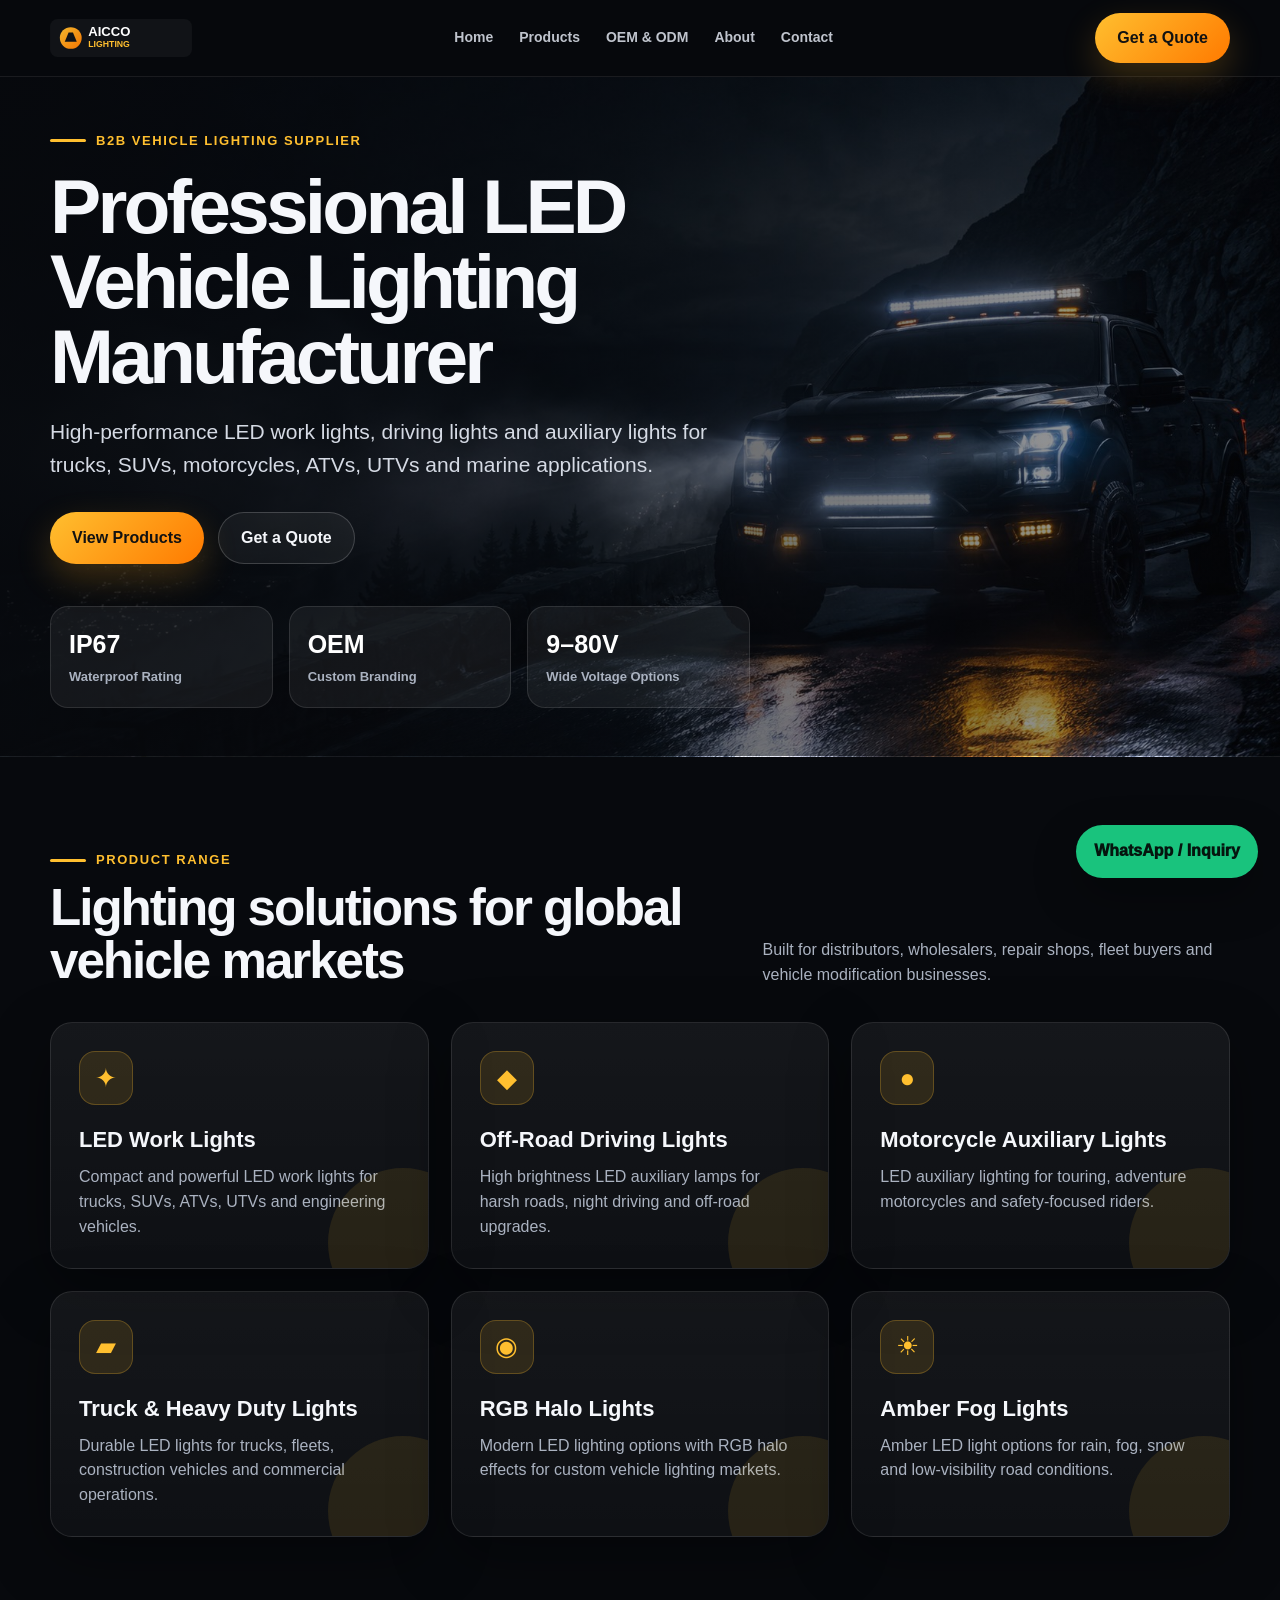
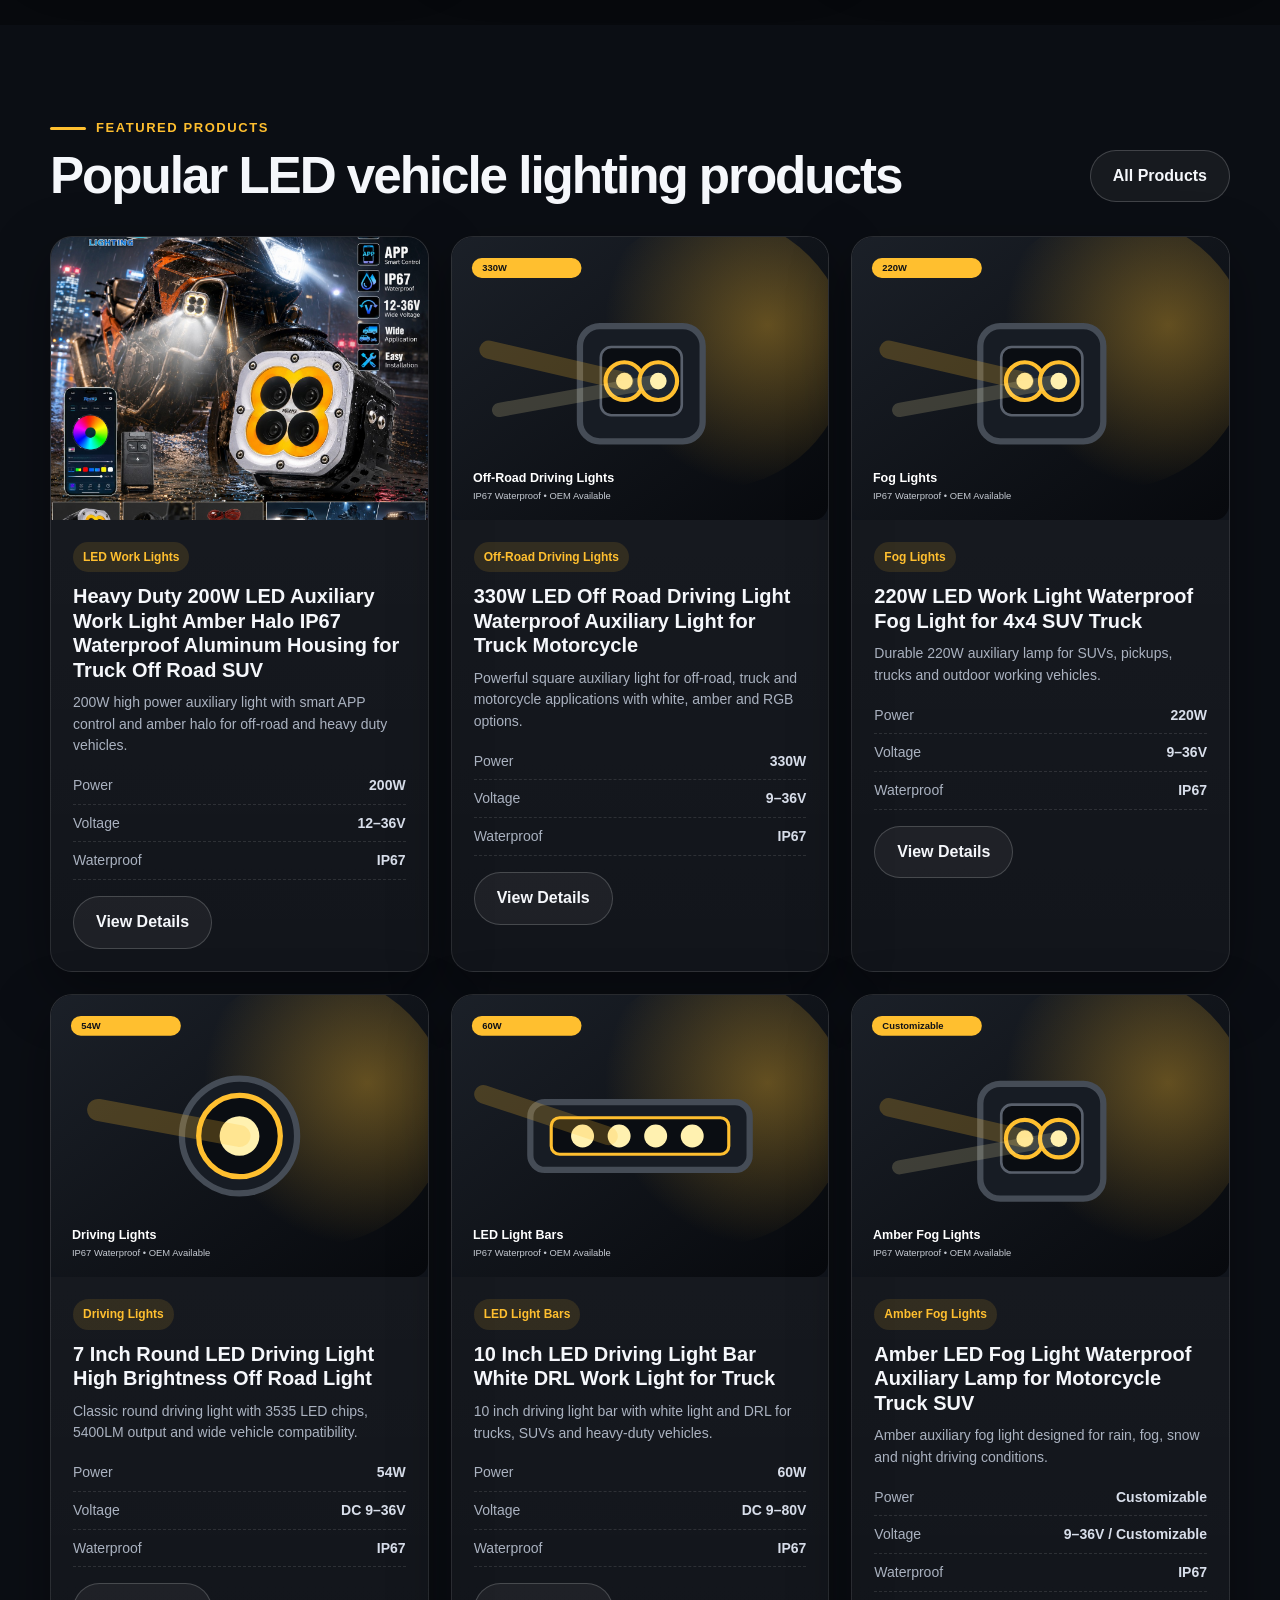
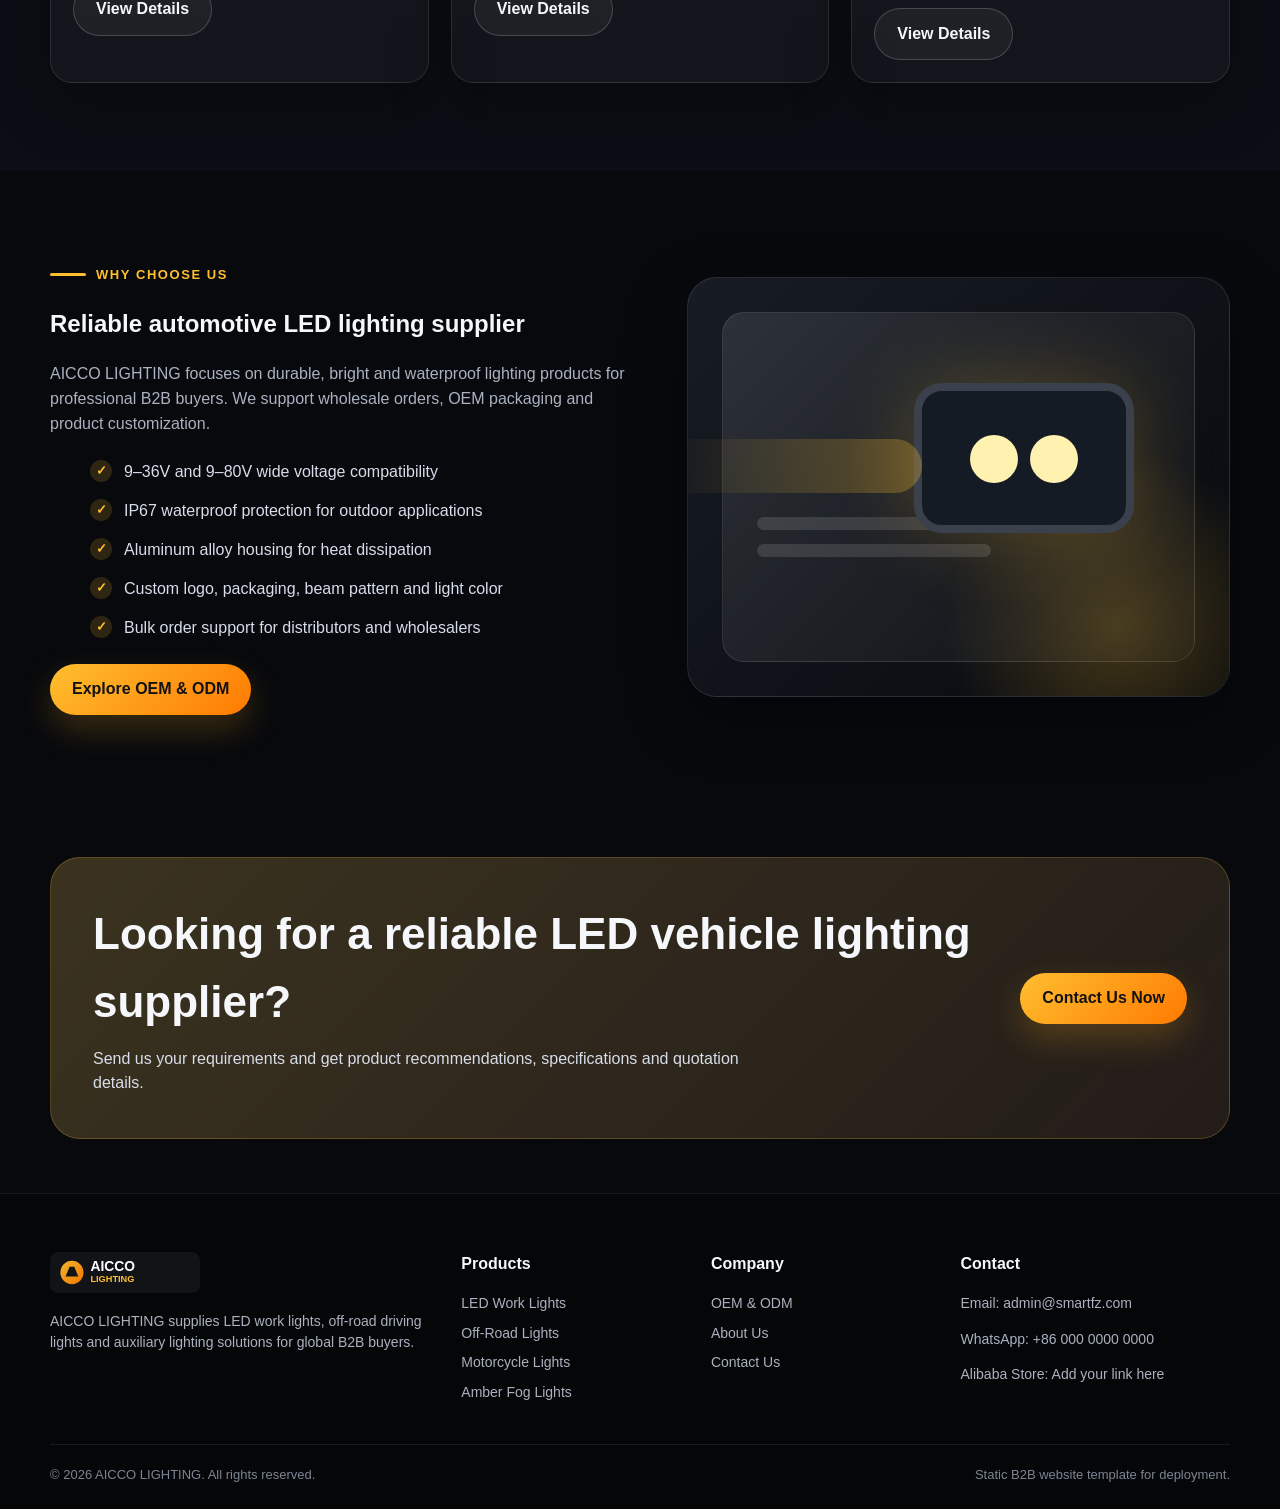
<file: index.html>
<!doctype html>
<html lang="en">
<head>
  <meta charset="utf-8">
  <meta name="viewport" content="width=device-width, initial-scale=1">
  <title>Wholesale LED Work Lights & Off-Road Driving Lights Manufacturer | AICCO LIGHTING</title>
  <meta name="description" content="Professional B2B LED vehicle lighting supplier specializing in wholesale LED work lights, off-road driving lights, and motorcycle auxiliary lamps. High-performance OEM/ODM solutions for global distributors and wholesalers.">
  <link rel="icon" href="assets/images/logo.svg" type="image/svg+xml">
  <link rel="stylesheet" href="assets/css/styles.css">
  <script type="application/ld+json">
  {
    "@context": "https://schema.org",
    "@type": "Organization",
    "name": "AICCO LIGHTING",
    "url": "https://zhangfuan.github.io/aicco-lighting-static-site/",
    "logo": "https://zhangfuan.github.io/aicco-lighting-static-site/assets/images/logo.svg",
    "description": "AICCO LIGHTING is a professional manufacturer of LED vehicle lighting solutions, specializing in LED work lights, off-road driving lights, and auxiliary lighting for B2B global markets.",
    "address": {
      "@type": "PostalAddress",
      "addressCountry": "CN"
    },
    "contactPoint": {
      "@type": "ContactPoint",
      "contactType": "sales",
      "email": "admin@smartfz.com"
    }
  }
  </script>
</head>
<body>
<header class="topbar">
  <div class="container nav" id="nav">
    <a class="brand" href="index.html" aria-label="AICCO LIGHTING Home"><img src="assets/images/logo.svg" alt="AICCO LIGHTING logo"></a>
    <nav class="nav-links" aria-label="Main navigation">
      <a href="index.html">Home</a>
      <a href="products.html">Products</a>
      <a href="oem.html">OEM & ODM</a>
      <a href="about.html">About</a>
      <a href="contact.html">Contact</a>
    </nav>
    <div class="nav-actions"><a class="btn btn-primary" href="contact.html">Get a Quote</a></div>
    <button class="menu-btn" id="menu-btn" aria-label="Open menu">Menu</button>
  </div>
</header>
<main>
  <section class="hero">
    <div class="container">
      <span class="eyebrow">B2B Vehicle Lighting Supplier</span>
      <h1>Professional LED Vehicle Lighting Manufacturer</h1>
      <p>High-performance LED work lights, driving lights and auxiliary lights for trucks, SUVs, motorcycles, ATVs, UTVs and marine applications.</p>
      <div class="hero-buttons"><a class="btn btn-primary" href="products.html">View Products</a><a class="btn btn-ghost" href="contact.html">Get a Quote</a></div>
      <div class="hero-stats"><div class="stat"><strong>IP67</strong><span>Waterproof Rating</span></div><div class="stat"><strong>OEM</strong><span>Custom Branding</span></div><div class="stat"><strong>9–80V</strong><span>Wide Voltage Options</span></div></div>
    </div>
  </section>
  <section class="section">
    <div class="container">
      <div class="section-head"><div><span class="eyebrow">Product Range</span><h2>Lighting solutions for global vehicle markets</h2></div><p>Built for distributors, wholesalers, repair shops, fleet buyers and vehicle modification businesses.</p></div>
      <div class="grid grid-3">
        <div class="card category-card"><div class="icon">✦</div><h3>LED Work Lights</h3><p>Compact and powerful LED work lights for trucks, SUVs, ATVs, UTVs and engineering vehicles.</p></div>
        <div class="card category-card"><div class="icon">◆</div><h3>Off-Road Driving Lights</h3><p>High brightness LED auxiliary lamps for harsh roads, night driving and off-road upgrades.</p></div>
        <div class="card category-card"><div class="icon">●</div><h3>Motorcycle Auxiliary Lights</h3><p>LED auxiliary lighting for touring, adventure motorcycles and safety-focused riders.</p></div>
        <div class="card category-card"><div class="icon">▰</div><h3>Truck & Heavy Duty Lights</h3><p>Durable LED lights for trucks, fleets, construction vehicles and commercial operations.</p></div>
        <div class="card category-card"><div class="icon">◉</div><h3>RGB Halo Lights</h3><p>Modern LED lighting options with RGB halo effects for custom vehicle lighting markets.</p></div>
        <div class="card category-card"><div class="icon">☀</div><h3>Amber Fog Lights</h3><p>Amber LED light options for rain, fog, snow and low-visibility road conditions.</p></div>
      </div>
    </div>
  </section>
  <section class="section" style="background:#0b0e14">
    <div class="container">
      <div class="section-head"><div><span class="eyebrow">Featured Products</span><h2>Popular LED vehicle lighting products</h2></div><a class="btn btn-ghost" href="products.html">All Products</a></div>
      <div class="grid grid-3" id="featured-products"></div>
    </div>
  </section>
  <section class="section">
    <div class="container split">
      <div>
        <span class="eyebrow">Why Choose Us</span>
        <h2>Reliable automotive LED lighting supplier</h2>
        <p class="muted">AICCO LIGHTING focuses on durable, bright and waterproof lighting products for professional B2B buyers. We support wholesale orders, OEM packaging and product customization.</p>
        <ul class="list-check"><li>9–36V and 9–80V wide voltage compatibility</li><li>IP67 waterproof protection for outdoor applications</li><li>Aluminum alloy housing for heat dissipation</li><li>Custom logo, packaging, beam pattern and light color</li><li>Bulk order support for distributors and wholesalers</li></ul>
        <a class="btn btn-primary" href="oem.html">Explore OEM & ODM</a>
      </div>
      <div class="media-panel"><div class="fake-photo"><div class="fake-lamp"><i></i><i></i></div><div class="fake-lines"><i></i><i></i></div></div></div>
    </div>
  </section>
  <section class="section-sm">
    <div class="container"><div class="banner"><div><h2>Looking for a reliable LED vehicle lighting supplier?</h2><p>Send us your requirements and get product recommendations, specifications and quotation details.</p></div><a class="btn btn-primary" href="contact.html">Contact Us Now</a></div></div>
  </section>
</main>
<footer class="footer">
  <div class="container">
    <div class="footer-grid">
      <div>
        <img src="assets/images/logo.svg" alt="AICCO LIGHTING" style="width:150px;margin-bottom:18px">
        <p>AICCO LIGHTING supplies LED work lights, off-road driving lights and auxiliary lighting solutions for global B2B buyers.</p>
      </div>
      <div><h4>Products</h4><a href="products.html">LED Work Lights</a><a href="products.html">Off-Road Lights</a><a href="products.html">Motorcycle Lights</a><a href="products.html">Amber Fog Lights</a></div>
      <div><h4>Company</h4><a href="oem.html">OEM & ODM</a><a href="about.html">About Us</a><a href="contact.html">Contact Us</a></div>
       <div><h4>Contact</h4><p>Email: admin@smartfz.com</p><p>WhatsApp: +86 000 0000 0000</p><p>Alibaba Store: Add your link here</p></div>
    </div>
    <div class="footer-bottom"><span>© <span id="year"></span> AICCO LIGHTING. All rights reserved.</span><span>Static B2B website template for deployment.</span></div>
  </div>
</footer>
<a class="float-wa" href="contact.html">WhatsApp / Inquiry</a>
<script src="assets/js/main.js"></script>
</body>
</html>
</file>
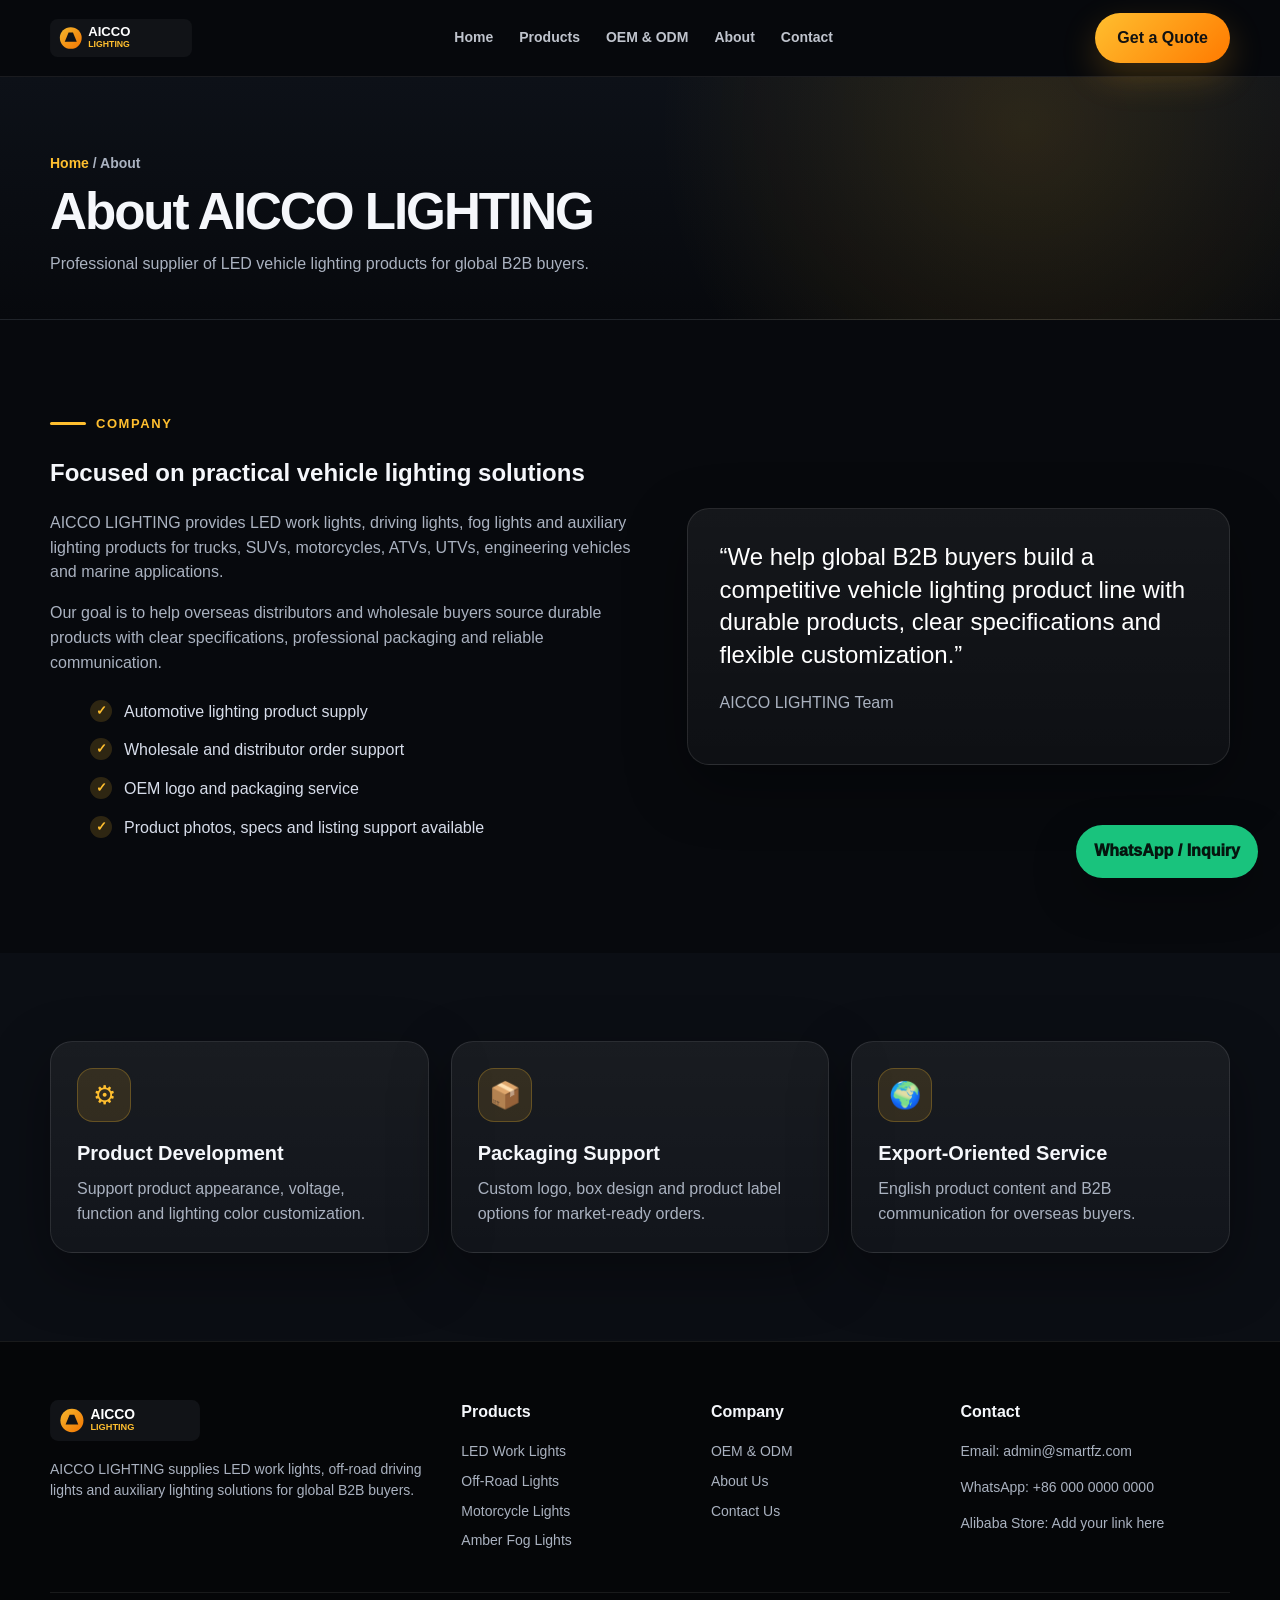
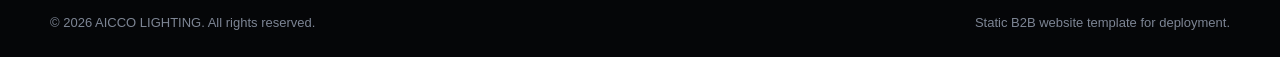
<file: about.html>
<!doctype html>
<html lang="en">
<head>
  <meta charset="utf-8">
  <meta name="viewport" content="width=device-width, initial-scale=1">
  <title>About Us | AICCO LIGHTING</title>
  <meta name="description" content="Learn about AICCO LIGHTING, a B2B automotive LED lighting supplier for global buyers.">
  <link rel="icon" href="assets/images/logo.svg" type="image/svg+xml">
  <link rel="stylesheet" href="assets/css/styles.css">
</head>
<body>
<header class="topbar">
  <div class="container nav" id="nav">
    <a class="brand" href="index.html" aria-label="AICCO LIGHTING Home"><img src="assets/images/logo.svg" alt="AICCO LIGHTING logo"></a>
    <nav class="nav-links" aria-label="Main navigation">
      <a href="index.html">Home</a>
      <a href="products.html">Products</a>
      <a href="oem.html">OEM & ODM</a>
      <a href="about.html">About</a>
      <a href="contact.html">Contact</a>
    </nav>
    <div class="nav-actions"><a class="btn btn-primary" href="contact.html">Get a Quote</a></div>
    <button class="menu-btn" id="menu-btn" aria-label="Open menu">Menu</button>
  </div>
</header>
<main>
  <section class="page-hero"><div class="container page-title"><div class="breadcrumb"><a href="index.html">Home</a> / About</div><h1>About AICCO LIGHTING</h1><p>Professional supplier of LED vehicle lighting products for global B2B buyers.</p></div></section>
  <section class="section"><div class="container split"><div><span class="eyebrow">Company</span><h2>Focused on practical vehicle lighting solutions</h2><p class="muted">AICCO LIGHTING provides LED work lights, driving lights, fog lights and auxiliary lighting products for trucks, SUVs, motorcycles, ATVs, UTVs, engineering vehicles and marine applications.</p><p class="muted">Our goal is to help overseas distributors and wholesale buyers source durable products with clear specifications, professional packaging and reliable communication.</p><ul class="list-check"><li>Automotive lighting product supply</li><li>Wholesale and distributor order support</li><li>OEM logo and packaging service</li><li>Product photos, specs and listing support available</li></ul></div><div class="card" style="padding:32px"><p class="quote">“We help global B2B buyers build a competitive vehicle lighting product line with durable products, clear specifications and flexible customization.”</p><p class="muted" style="margin-top:20px">AICCO LIGHTING Team</p></div></div></section>
  <section class="section" style="background:#0b0e14"><div class="container"><div class="grid grid-3"><div class="feature card"><div class="icon">⚙</div><h3>Product Development</h3><p>Support product appearance, voltage, function and lighting color customization.</p></div><div class="feature card"><div class="icon">📦</div><h3>Packaging Support</h3><p>Custom logo, box design and product label options for market-ready orders.</p></div><div class="feature card"><div class="icon">🌍</div><h3>Export-Oriented Service</h3><p>English product content and B2B communication for overseas buyers.</p></div></div></div></section>
</main>
<footer class="footer">
  <div class="container">
    <div class="footer-grid">
      <div>
        <img src="assets/images/logo.svg" alt="AICCO LIGHTING" style="width:150px;margin-bottom:18px">
        <p>AICCO LIGHTING supplies LED work lights, off-road driving lights and auxiliary lighting solutions for global B2B buyers.</p>
      </div>
      <div><h4>Products</h4><a href="products.html">LED Work Lights</a><a href="products.html">Off-Road Lights</a><a href="products.html">Motorcycle Lights</a><a href="products.html">Amber Fog Lights</a></div>
      <div><h4>Company</h4><a href="oem.html">OEM & ODM</a><a href="about.html">About Us</a><a href="contact.html">Contact Us</a></div>
       <div><h4>Contact</h4><p>Email: admin@smartfz.com</p><p>WhatsApp: +86 000 0000 0000</p><p>Alibaba Store: Add your link here</p></div>
    </div>
    <div class="footer-bottom"><span>© <span id="year"></span> AICCO LIGHTING. All rights reserved.</span><span>Static B2B website template for deployment.</span></div>
  </div>
</footer>
<a class="float-wa" href="contact.html">WhatsApp / Inquiry</a>
<script src="assets/js/main.js"></script>
</body>
</html>
</file>
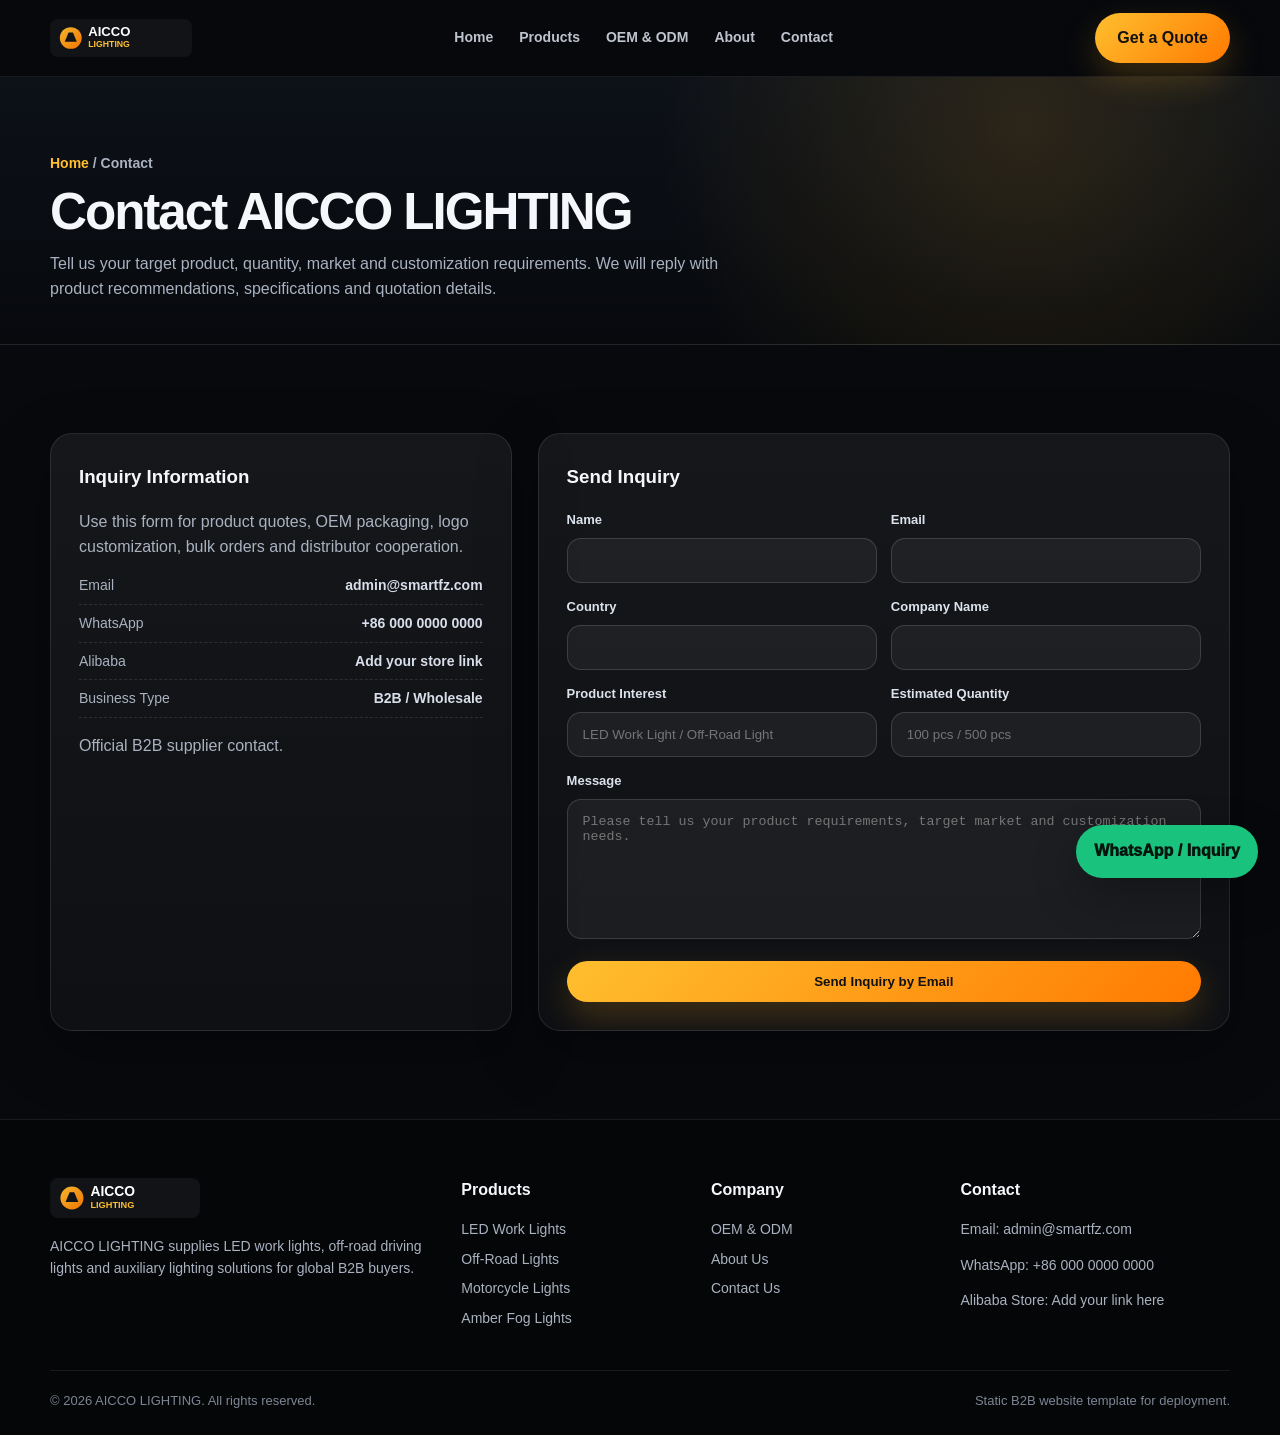
<file: contact.html>
<!doctype html>
<html lang="en">
<head>
  <meta charset="utf-8">
  <meta name="viewport" content="width=device-width, initial-scale=1">
  <title>Contact Us | AICCO LIGHTING</title>
  <meta name="description" content="Contact AICCO LIGHTING for LED vehicle lighting quotes, OEM customization and wholesale cooperation.">
  <link rel="icon" href="assets/images/logo.svg" type="image/svg+xml">
  <link rel="stylesheet" href="assets/css/styles.css">
</head>
<body>
<header class="topbar">
  <div class="container nav" id="nav">
    <a class="brand" href="index.html" aria-label="AICCO LIGHTING Home"><img src="assets/images/logo.svg" alt="AICCO LIGHTING logo"></a>
    <nav class="nav-links" aria-label="Main navigation">
      <a href="index.html">Home</a>
      <a href="products.html">Products</a>
      <a href="oem.html">OEM & ODM</a>
      <a href="about.html">About</a>
      <a href="contact.html">Contact</a>
    </nav>
    <div class="nav-actions"><a class="btn btn-primary" href="contact.html">Get a Quote</a></div>
    <button class="menu-btn" id="menu-btn" aria-label="Open menu">Menu</button>
  </div>
</header>
<main>
  <section class="page-hero"><div class="container page-title"><div class="breadcrumb"><a href="index.html">Home</a> / Contact</div><h1>Contact AICCO LIGHTING</h1><p>Tell us your target product, quantity, market and customization requirements. We will reply with product recommendations, specifications and quotation details.</p></div></section>
  <section class="section"><div class="container contact-grid"><div class="card contact-box"><h3>Inquiry Information</h3><p>Use this form for product quotes, OEM packaging, logo customization, bulk orders and distributor cooperation.</p><div class="spec-list"><div><span>Email</span><strong>admin@smartfz.com</strong></div><div><span>WhatsApp</span><strong>+86 000 0000 0000</strong></div><div><span>Alibaba</span><strong>Add your store link</strong></div><div><span>Business Type</span><strong>B2B / Wholesale</strong></div></div>
<p class="muted">Official B2B supplier contact.</p></div><div class="card contact-box"><h3>Send Inquiry</h3><form class="form" id="contact-form" data-email="admin@smartfz.com"><div class="form-row"><div class="field"><label for="name">Name</label><input id="name" name="name" required></div><div class="field"><label for="email">Email</label><input id="email" type="email" name="email" required></div></div><div class="form-row"><div class="field"><label for="country">Country</label><input id="country" name="country"></div><div class="field"><label for="company">Company Name</label><input id="company" name="company"></div></div><div class="form-row"><div class="field"><label for="productInterest">Product Interest</label><input id="productInterest" name="product" placeholder="LED Work Light / Off-Road Light"></div><div class="field"><label for="quantity">Estimated Quantity</label><input id="quantity" name="quantity" placeholder="100 pcs / 500 pcs"></div></div><div class="field"><label for="message">Message</label><textarea id="message" name="message" placeholder="Please tell us your product requirements, target market and customization needs."></textarea></div><button class="btn btn-primary" type="submit">Send Inquiry by Email</button><div class="notice" id="form-notice">Your email app should open automatically. Please send the prepared inquiry email.</div></form></div></div></section>
</main>
<footer class="footer">
  <div class="container">
    <div class="footer-grid">
      <div>
        <img src="assets/images/logo.svg" alt="AICCO LIGHTING" style="width:150px;margin-bottom:18px">
        <p>AICCO LIGHTING supplies LED work lights, off-road driving lights and auxiliary lighting solutions for global B2B buyers.</p>
      </div>
      <div><h4>Products</h4><a href="products.html">LED Work Lights</a><a href="products.html">Off-Road Lights</a><a href="products.html">Motorcycle Lights</a><a href="products.html">Amber Fog Lights</a></div>
      <div><h4>Company</h4><a href="oem.html">OEM & ODM</a><a href="about.html">About Us</a><a href="contact.html">Contact Us</a></div>
       <div><h4>Contact</h4><p>Email: admin@smartfz.com</p><p>WhatsApp: +86 000 0000 0000</p><p>Alibaba Store: Add your link here</p></div>
    </div>
    <div class="footer-bottom"><span>© <span id="year"></span> AICCO LIGHTING. All rights reserved.</span><span>Static B2B website template for deployment.</span></div>
  </div>
</footer>
<a class="float-wa" href="contact.html">WhatsApp / Inquiry</a>
<script src="assets/js/main.js"></script>
</body>
</html>
</file>
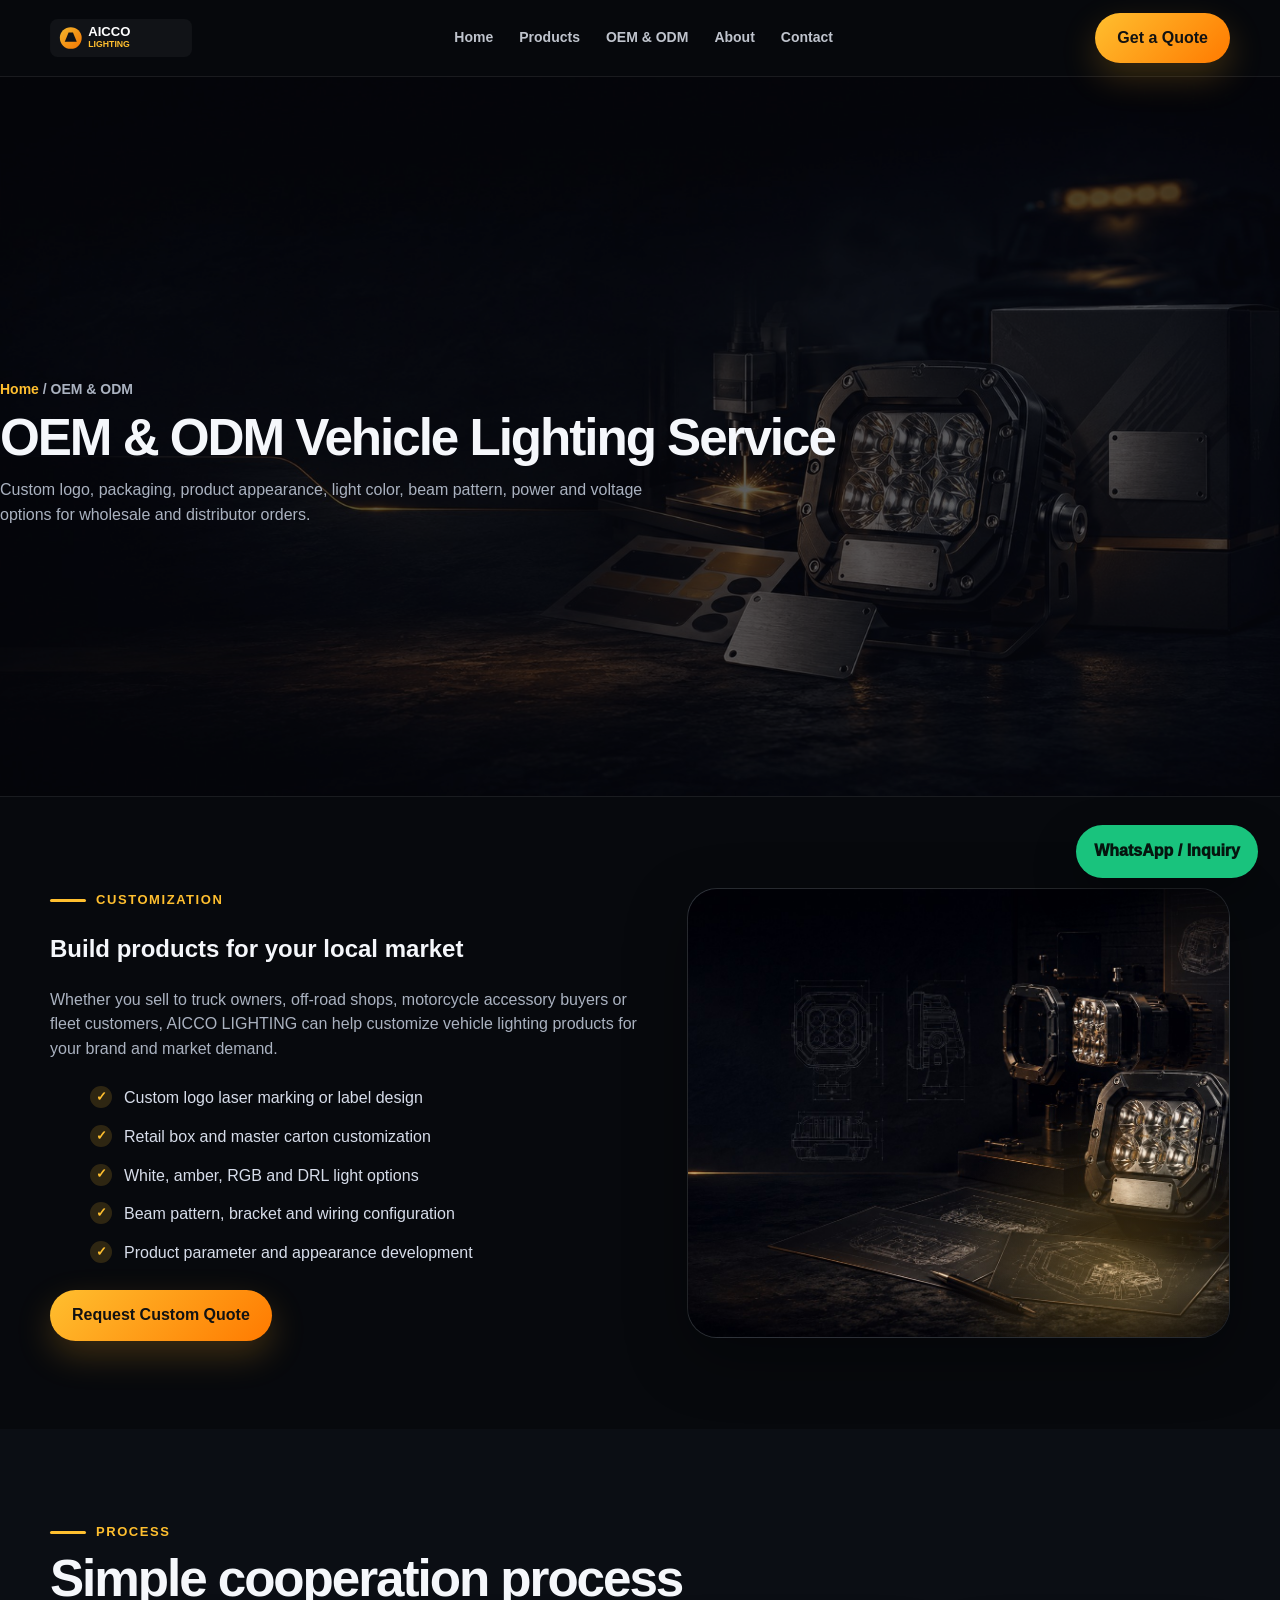
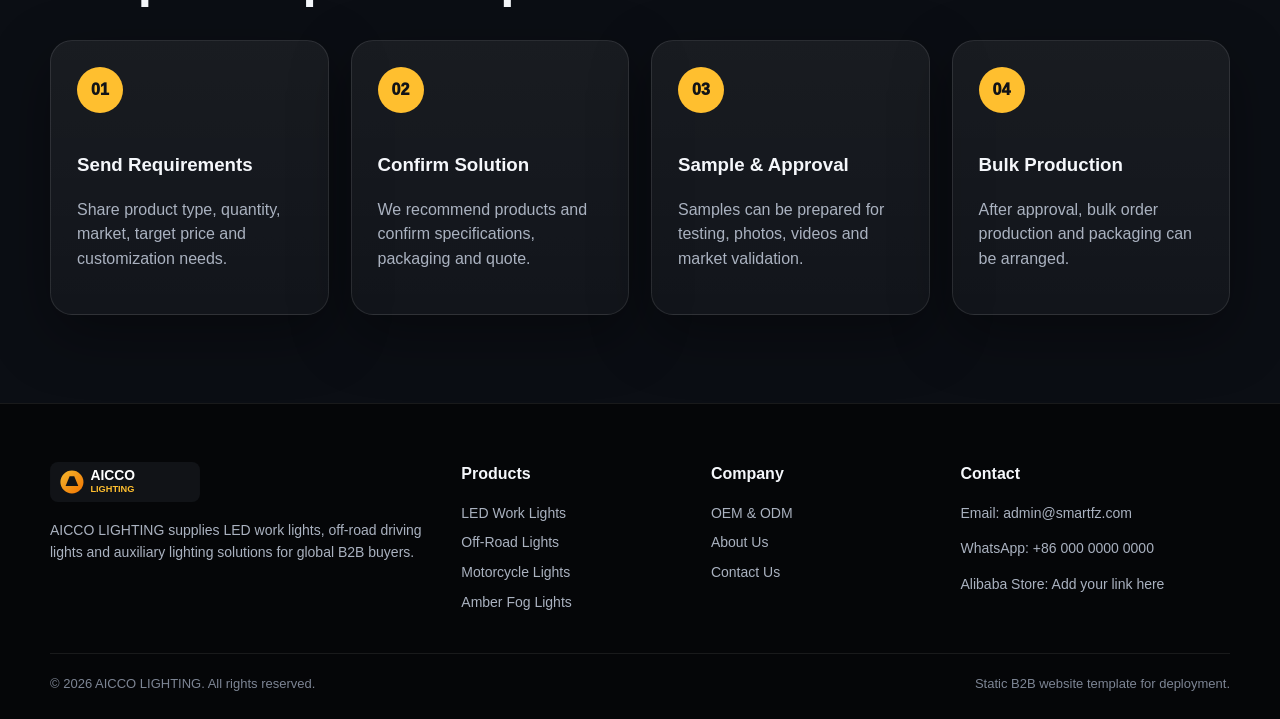
<file: oem.html>
<!doctype html>
<html lang="en">
<head>
  <meta charset="utf-8">
  <meta name="viewport" content="width=device-width, initial-scale=1">
  <title>OEM/ODM Custom LED Vehicle Lights & Private Label Manufacturer | AICCO LIGHTING</title>
  <meta name="description" content="Professional OEM and ODM manufacturing services for automotive LED vehicle lights. We support private label, custom packaging, laser logos, and customized technical specs for global brands and wholesale distributors.">
  <link rel="icon" href="assets/images/logo.svg" type="image/svg+xml">
  <link rel="stylesheet" href="assets/css/styles.css">
</head>
<body>
<header class="topbar">
  <div class="container nav" id="nav">
    <a class="brand" href="index.html" aria-label="AICCO LIGHTING Home"><img src="assets/images/logo.svg" alt="AICCO LIGHTING logo"></a>
    <nav class="nav-links" aria-label="Main navigation">
      <a href="index.html">Home</a>
      <a href="products.html">Products</a>
      <a href="oem.html">OEM & ODM</a>
      <a href="about.html">About</a>
      <a href="contact.html">Contact</a>
    </nav>
    <div class="nav-actions"><a class="btn btn-primary" href="contact.html">Get a Quote</a></div>
    <button class="menu-btn" id="menu-btn" aria-label="Open menu">Menu</button>
  </div>
</header>
<main>
  <section class="page-hero" style="position:relative; width:100%; aspect-ratio:16/9; background:url('assets/images/oem-bg-full.jpg') center center / 100% 100% no-repeat; overflow:hidden; display:flex; align-items:center;">
    <div style="position:absolute; inset:0; background:rgba(7,9,13,0.65); z-index:1;"></div>
    <div class="container page-title" style="position:relative; z-index:2; width:100%;"><div class="breadcrumb"><a href="index.html">Home</a> / OEM & ODM</div><h1>OEM & ODM Vehicle Lighting Service</h1><p>Custom logo, packaging, product appearance, light color, beam pattern, power and voltage options for wholesale and distributor orders.</p></div></section>
  <section class="section"><div class="container split"><div><span class="eyebrow">Customization</span><h2>Build products for your local market</h2><p class="muted">Whether you sell to truck owners, off-road shops, motorcycle accessory buyers or fleet customers, AICCO LIGHTING can help customize vehicle lighting products for your brand and market demand.</p><ul class="list-check"><li>Custom logo laser marking or label design</li><li>Retail box and master carton customization</li><li>White, amber, RGB and DRL light options</li><li>Beam pattern, bracket and wiring configuration</li><li>Product parameter and appearance development</li></ul><a class="btn btn-primary" href="contact.html">Request Custom Quote</a></div><div class="media-panel" style="height: auto; min-height: 450px; display: flex; align-items: stretch;"><img src="assets/images/oem-custom.jpg" alt="Automotive LED lighting OEM and ODM custom manufacturing service" style="border-radius:18px;width:100%;object-fit:cover;object-position:center;"></div></div></section>
  <section class="section" style="background:#0b0e14"><div class="container"><div class="section-head"><div><span class="eyebrow">Process</span><h2>Simple cooperation process</h2></div></div><div class="grid grid-4 process"><div class="card"><h3>Send Requirements</h3><p class="muted">Share product type, quantity, market, target price and customization needs.</p></div><div class="card"><h3>Confirm Solution</h3><p class="muted">We recommend products and confirm specifications, packaging and quote.</p></div><div class="card"><h3>Sample & Approval</h3><p class="muted">Samples can be prepared for testing, photos, videos and market validation.</p></div><div class="card"><h3>Bulk Production</h3><p class="muted">After approval, bulk order production and packaging can be arranged.</p></div></div></div></section>
</main>
<footer class="footer">
  <div class="container">
    <div class="footer-grid">
      <div>
        <img src="assets/images/logo.svg" alt="AICCO LIGHTING" style="width:150px;margin-bottom:18px">
        <p>AICCO LIGHTING supplies LED work lights, off-road driving lights and auxiliary lighting solutions for global B2B buyers.</p>
      </div>
      <div><h4>Products</h4><a href="products.html">LED Work Lights</a><a href="products.html">Off-Road Lights</a><a href="products.html">Motorcycle Lights</a><a href="products.html">Amber Fog Lights</a></div>
      <div><h4>Company</h4><a href="oem.html">OEM & ODM</a><a href="about.html">About Us</a><a href="contact.html">Contact Us</a></div>
       <div><h4>Contact</h4><p>Email: admin@smartfz.com</p><p>WhatsApp: +86 000 0000 0000</p><p>Alibaba Store: Add your link here</p></div>
    </div>
    <div class="footer-bottom"><span>© <span id="year"></span> AICCO LIGHTING. All rights reserved.</span><span>Static B2B website template for deployment.</span></div>
  </div>
</footer>
<a class="float-wa" href="contact.html">WhatsApp / Inquiry</a>
<script src="assets/js/main.js"></script>
</body>
</html>
</file>
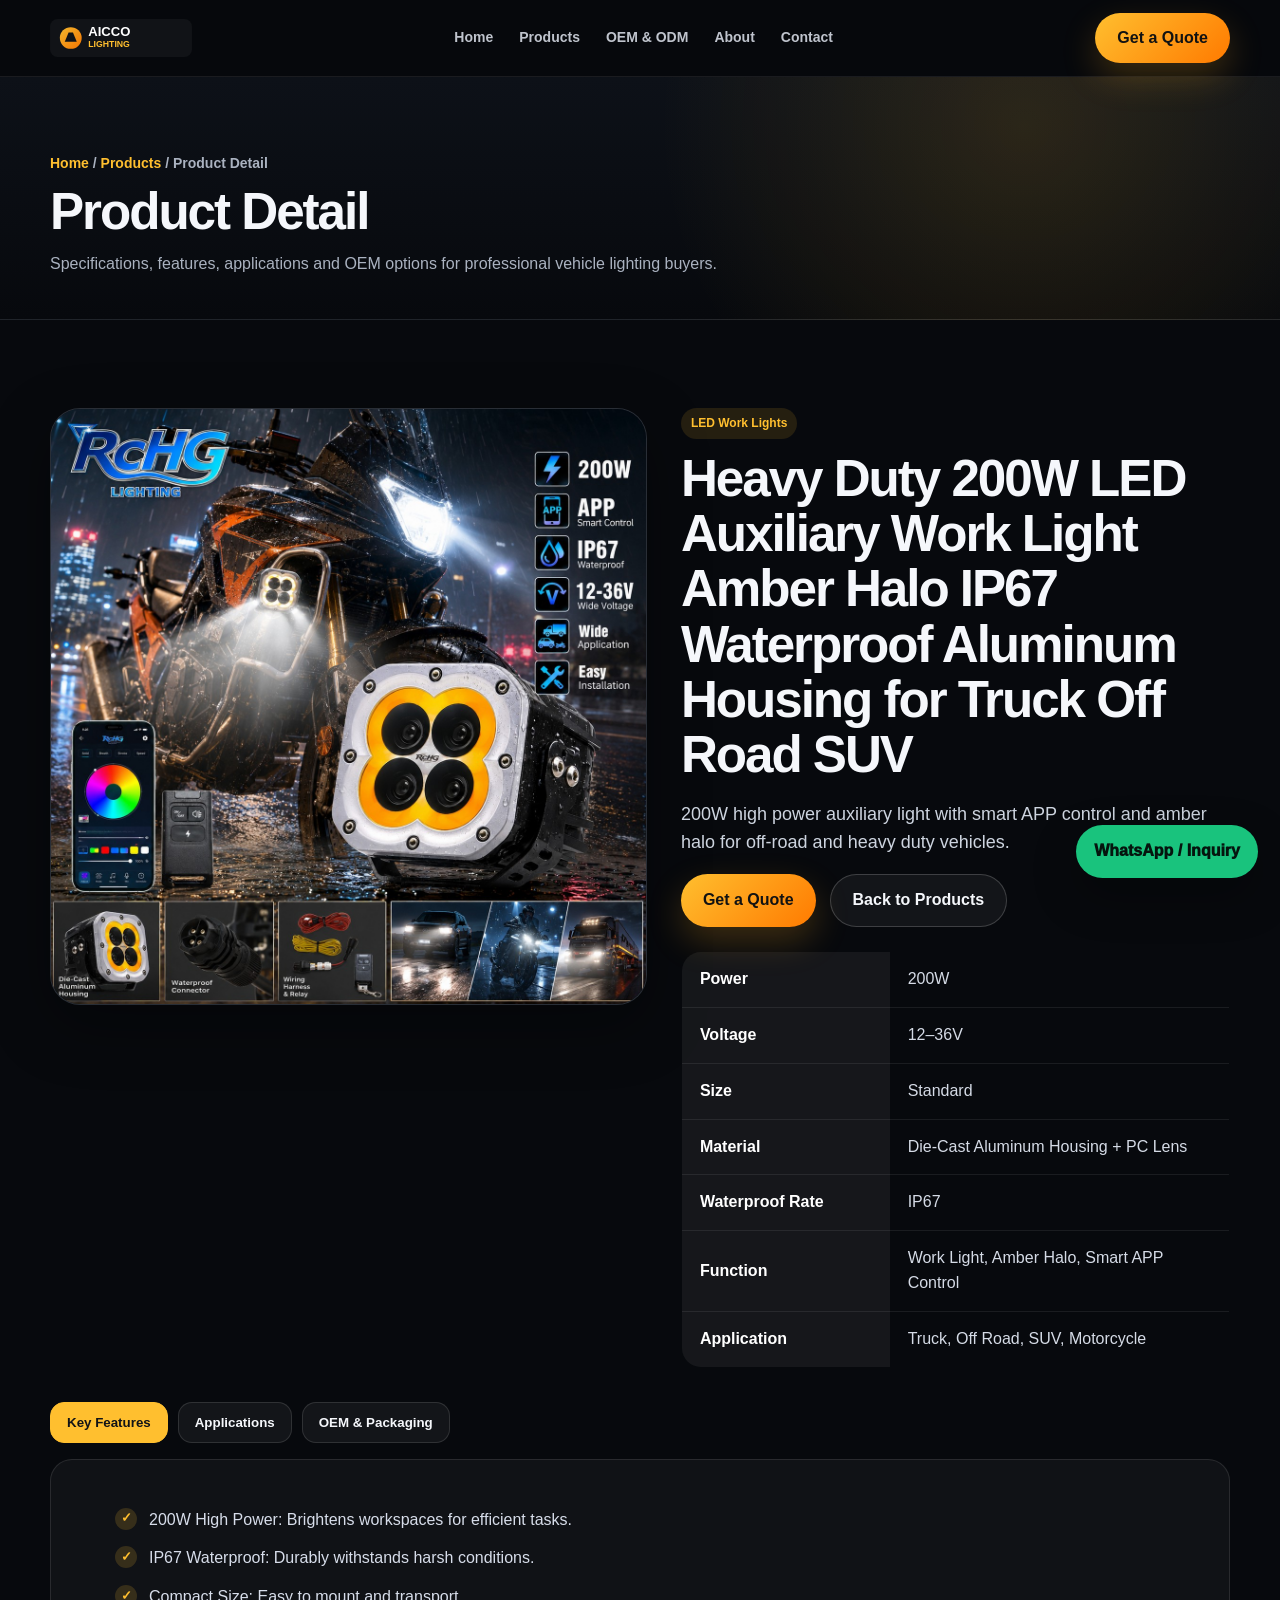
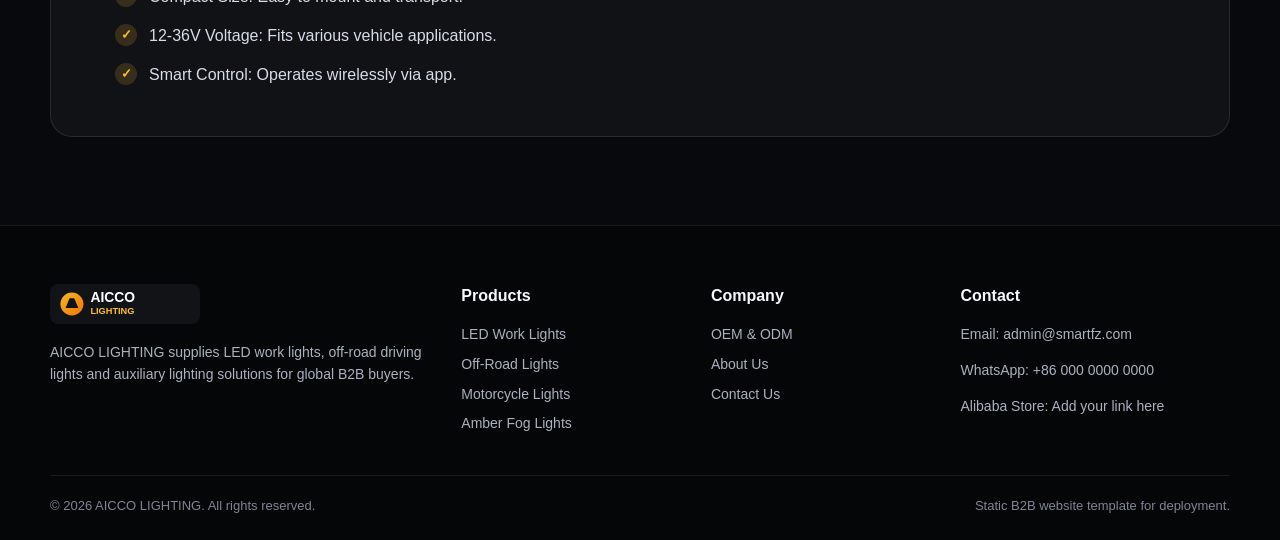
<file: product.html>
<!doctype html>
<html lang="en">
<head>
  <meta charset="utf-8">
  <meta name="viewport" content="width=device-width, initial-scale=1">
  <title>Product Detail | AICCO LIGHTING</title>
  <meta name="description" content="Product details, specifications and OEM customization options for automotive LED vehicle lighting.">
  <link rel="icon" href="assets/images/logo.svg" type="image/svg+xml">
  <link rel="stylesheet" href="assets/css/styles.css">
</head>
<body>
<header class="topbar">
  <div class="container nav" id="nav">
    <a class="brand" href="index.html" aria-label="AICCO LIGHTING Home"><img src="assets/images/logo.svg" alt="AICCO LIGHTING logo"></a>
    <nav class="nav-links" aria-label="Main navigation">
      <a href="index.html">Home</a>
      <a href="products.html">Products</a>
      <a href="oem.html">OEM & ODM</a>
      <a href="about.html">About</a>
      <a href="contact.html">Contact</a>
    </nav>
    <div class="nav-actions"><a class="btn btn-primary" href="contact.html">Get a Quote</a></div>
    <button class="menu-btn" id="menu-btn" aria-label="Open menu">Menu</button>
  </div>
</header>
<main>
  <section class="page-hero"><div class="container page-title"><div class="breadcrumb"><a href="index.html">Home</a> / <a href="products.html">Products</a> / Product Detail</div><h1>Product Detail</h1><p>Specifications, features, applications and OEM options for professional vehicle lighting buyers.</p></div></section>
  <section class="section"><div class="container" id="product-detail"></div></section>
</main>
<footer class="footer">
  <div class="container">
    <div class="footer-grid">
      <div>
        <img src="assets/images/logo.svg" alt="AICCO LIGHTING" style="width:150px;margin-bottom:18px">
        <p>AICCO LIGHTING supplies LED work lights, off-road driving lights and auxiliary lighting solutions for global B2B buyers.</p>
      </div>
      <div><h4>Products</h4><a href="products.html">LED Work Lights</a><a href="products.html">Off-Road Lights</a><a href="products.html">Motorcycle Lights</a><a href="products.html">Amber Fog Lights</a></div>
      <div><h4>Company</h4><a href="oem.html">OEM & ODM</a><a href="about.html">About Us</a><a href="contact.html">Contact Us</a></div>
       <div><h4>Contact</h4><p>Email: admin@smartfz.com</p><p>WhatsApp: +86 000 0000 0000</p><p>Alibaba Store: Add your link here</p></div>
    </div>
    <div class="footer-bottom"><span>© <span id="year"></span> AICCO LIGHTING. All rights reserved.</span><span>Static B2B website template for deployment.</span></div>
  </div>
</footer>
<a class="float-wa" href="contact.html">WhatsApp / Inquiry</a>
<script src="assets/js/main.js"></script>
</body>
</html>
</file>
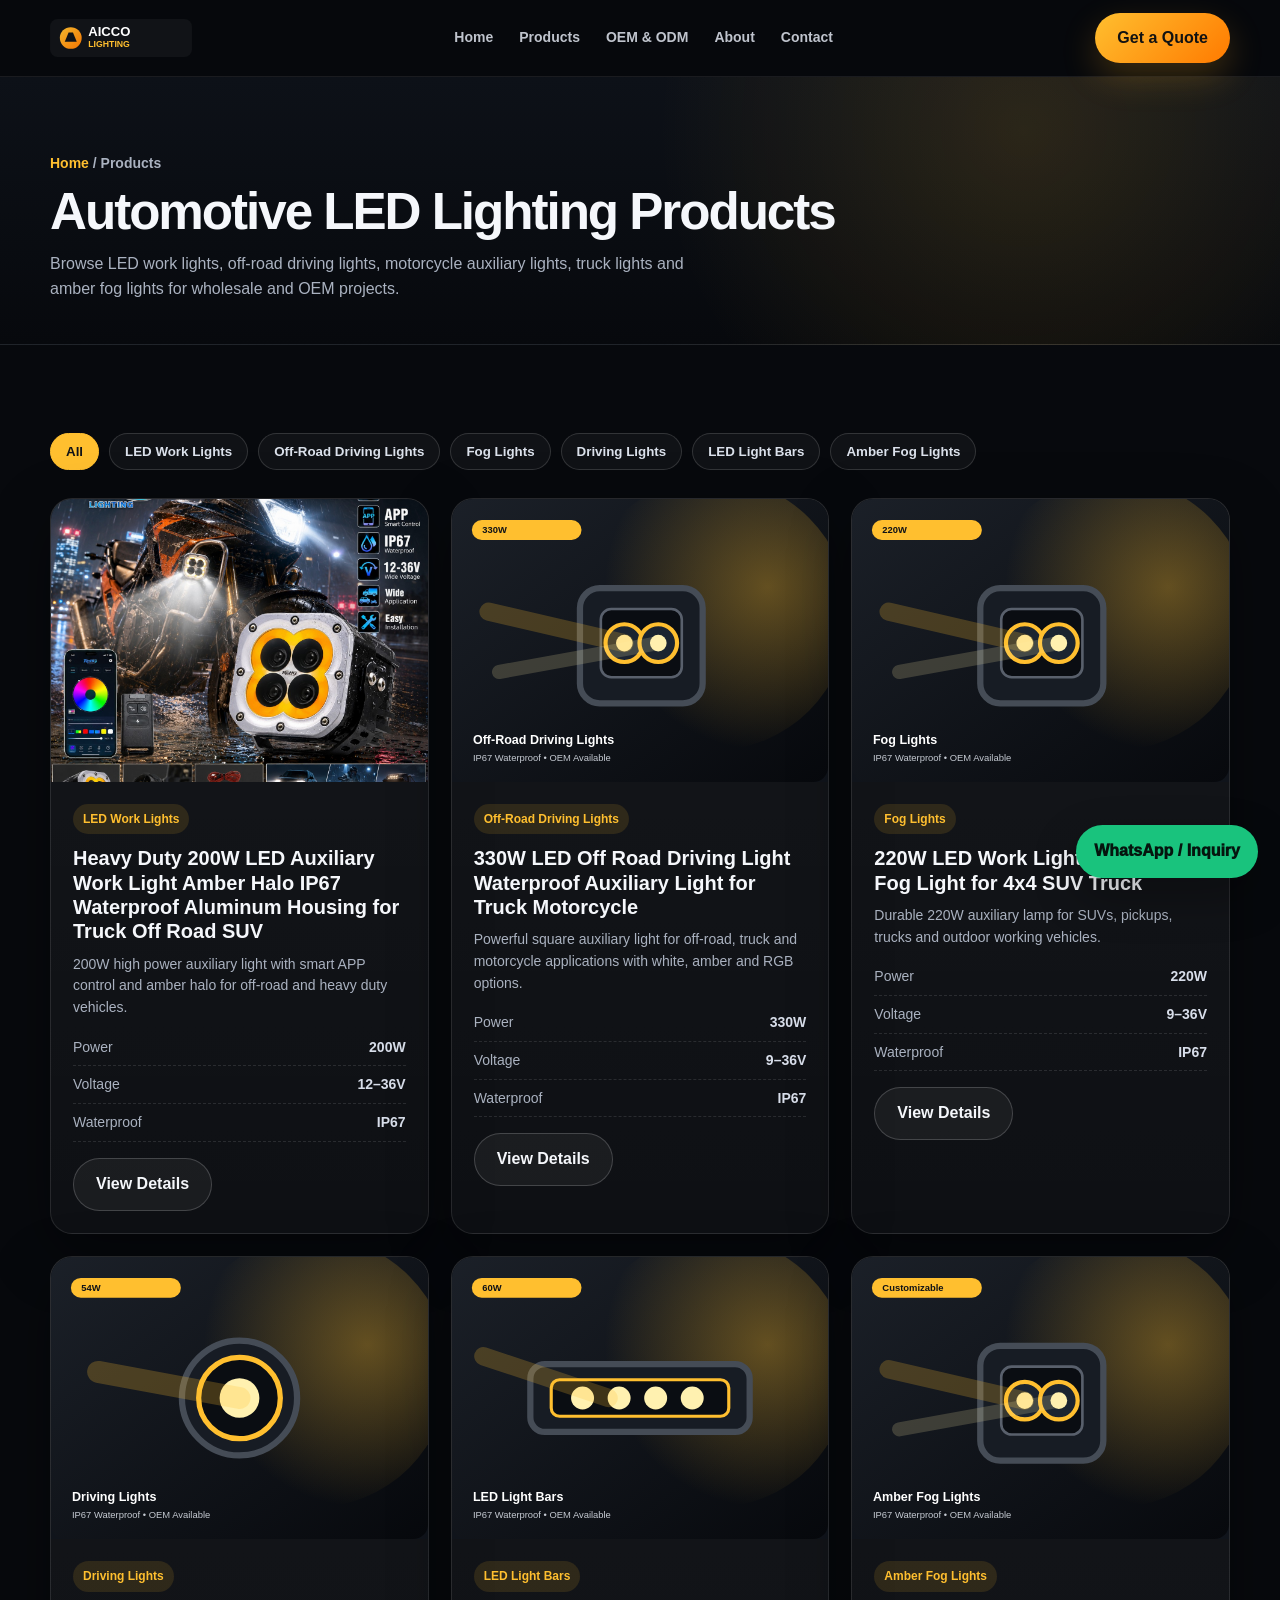
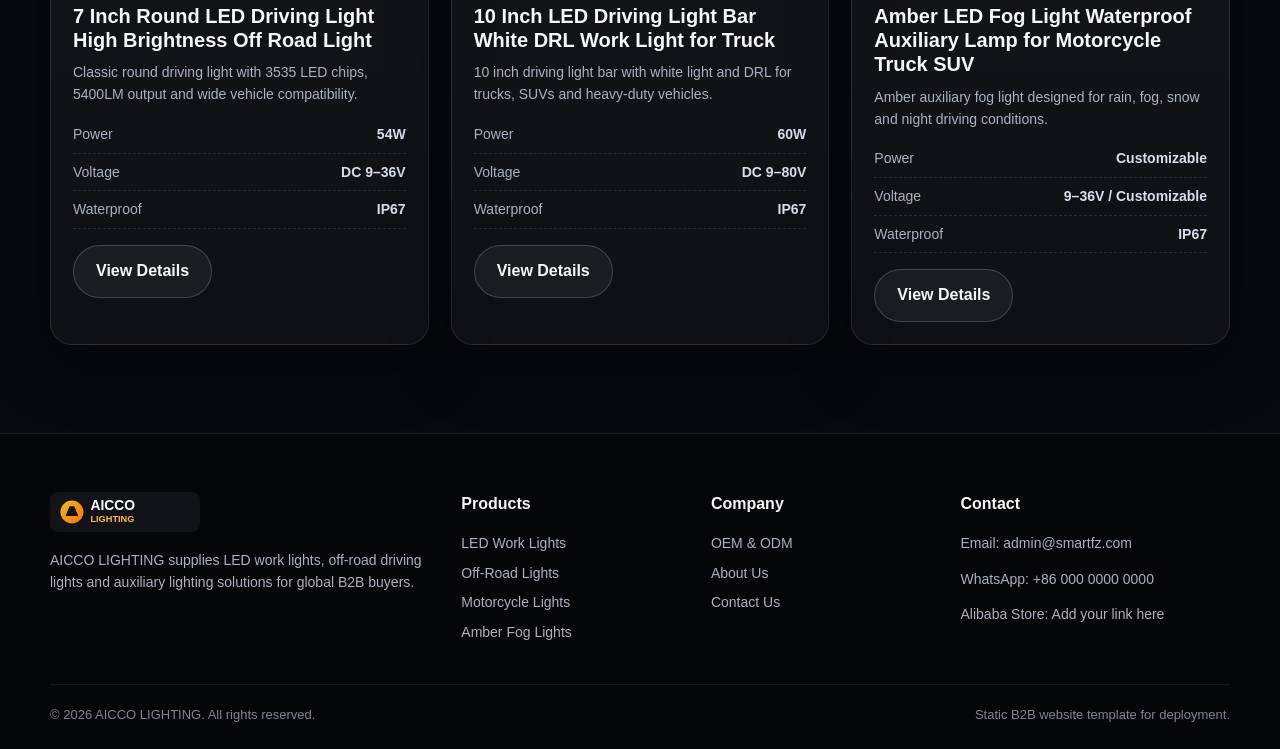
<file: products.html>
<!doctype html>
<html lang="en">
<head>
  <meta charset="utf-8">
  <meta name="viewport" content="width=device-width, initial-scale=1">
  <title>Automotive LED Lighting Product Catalog | Wholesale & Bulk Orders | AICCO LIGHTING</title>
  <meta name="description" content="Explore our complete catalog of professional automotive LED lighting products. Wholesale LED work lights, off-road driving lights, and truck lamps. Factory direct supply with OEM/ODM customization options.">
  <link rel="icon" href="assets/images/logo.svg" type="image/svg+xml">
  <link rel="stylesheet" href="assets/css/styles.css">
</head>
<body>
<header class="topbar">
  <div class="container nav" id="nav">
    <a class="brand" href="index.html" aria-label="AICCO LIGHTING Home"><img src="assets/images/logo.svg" alt="AICCO LIGHTING logo"></a>
    <nav class="nav-links" aria-label="Main navigation">
      <a href="index.html">Home</a>
      <a href="products.html">Products</a>
      <a href="oem.html">OEM & ODM</a>
      <a href="about.html">About</a>
      <a href="contact.html">Contact</a>
    </nav>
    <div class="nav-actions"><a class="btn btn-primary" href="contact.html">Get a Quote</a></div>
    <button class="menu-btn" id="menu-btn" aria-label="Open menu">Menu</button>
  </div>
</header>
<main>
  <section class="page-hero"><div class="container page-title"><div class="breadcrumb"><a href="index.html">Home</a> / Products</div><h1>Automotive LED Lighting Products</h1><p>Browse LED work lights, off-road driving lights, motorcycle auxiliary lights, truck lights and amber fog lights for wholesale and OEM projects.</p></div></section>
  <section class="section"><div class="container"><div class="filters" id="product-filters"></div><div class="grid grid-3" id="products-grid"></div></div></section>
</main>
<footer class="footer">
  <div class="container">
    <div class="footer-grid">
      <div>
        <img src="assets/images/logo.svg" alt="AICCO LIGHTING" style="width:150px;margin-bottom:18px">
        <p>AICCO LIGHTING supplies LED work lights, off-road driving lights and auxiliary lighting solutions for global B2B buyers.</p>
      </div>
      <div><h4>Products</h4><a href="products.html">LED Work Lights</a><a href="products.html">Off-Road Lights</a><a href="products.html">Motorcycle Lights</a><a href="products.html">Amber Fog Lights</a></div>
      <div><h4>Company</h4><a href="oem.html">OEM & ODM</a><a href="about.html">About Us</a><a href="contact.html">Contact Us</a></div>
       <div><h4>Contact</h4><p>Email: admin@smartfz.com</p><p>WhatsApp: +86 000 0000 0000</p><p>Alibaba Store: Add your link here</p></div>
    </div>
    <div class="footer-bottom"><span>© <span id="year"></span> AICCO LIGHTING. All rights reserved.</span><span>Static B2B website template for deployment.</span></div>
  </div>
</footer>
<a class="float-wa" href="contact.html">WhatsApp / Inquiry</a>
<script src="assets/js/main.js"></script>
</body>
</html>
</file>
<file: assets/css/styles.css>
:root{
  --bg:#07090d;--panel:#10141b;--panel2:#151a22;--text:#f5f7fb;--muted:#aab2c0;--line:#2a303a;--amber:#ffbf2f;--amber2:#ff7a00;--white:#ffffff;--black:#0b0d10;--green:#18c37e;
  --shadow:0 20px 60px rgba(0,0,0,.35);--radius:22px;--max:1180px;
}
*{box-sizing:border-box}
html{scroll-behavior:smooth}
body{margin:0;font-family:Inter,Arial,Helvetica,sans-serif;background:var(--bg);color:var(--text);line-height:1.55}
a{color:inherit;text-decoration:none}img{max-width:100%;display:block}.container{width:min(var(--max),calc(100% - 36px));margin:auto}.topbar{position:sticky;top:0;z-index:50;background:rgba(7,9,13,.82);backdrop-filter:blur(14px);border-bottom:1px solid rgba(255,255,255,.08)}.nav{height:76px;display:flex;align-items:center;justify-content:space-between;gap:20px}.brand{display:flex;align-items:center;gap:12px;font-weight:900;letter-spacing:.5px}.brand img{width:142px;height:auto}.nav-links{display:flex;align-items:center;gap:26px;color:#d9dee8;font-weight:700;font-size:14px}.nav-links a{opacity:.88}.nav-links a:hover,.nav-links a.active{color:var(--amber);opacity:1}.nav-actions{display:flex;align-items:center;gap:10px}.menu-btn{display:none;background:transparent;border:1px solid var(--line);color:var(--text);border-radius:12px;padding:10px 12px;font-weight:800}.btn{display:inline-flex;align-items:center;justify-content:center;gap:10px;border:0;border-radius:999px;padding:13px 22px;font-weight:900;cursor:pointer;transition:.2s ease;white-space:nowrap}.btn-primary{background:linear-gradient(135deg,var(--amber),var(--amber2));color:#121212;box-shadow:0 14px 35px rgba(255,172,30,.22)}.btn-primary:hover{transform:translateY(-2px);box-shadow:0 18px 46px rgba(255,172,30,.32)}.btn-ghost{border:1px solid rgba(255,255,255,.18);color:var(--text);background:rgba(255,255,255,.05)}.btn-ghost:hover{border-color:var(--amber);color:var(--amber)}.hero{position:relative;min-height:680px;display:flex;align-items:center;overflow:hidden;border-bottom:1px solid rgba(255,255,255,.08);background:url('../images/hero-bg.jpg') center/cover no-repeat}.hero:after{content:"";position:absolute;inset:0;background:linear-gradient(90deg,rgba(7,9,13,.92) 0%,rgba(7,9,13,.65) 45%,rgba(7,9,13,.35) 100%)}.hero .container{position:relative;z-index:2}.eyebrow{display:inline-flex;align-items:center;gap:10px;color:var(--amber);font-size:13px;font-weight:900;letter-spacing:.12em;text-transform:uppercase}.eyebrow:before{content:"";width:36px;height:3px;border-radius:6px;background:var(--amber)}.hero h1{font-size:clamp(40px,6vw,78px);line-height:.98;margin:18px 0 22px;max-width:820px;letter-spacing:-.05em}.hero p{font-size:clamp(17px,2vw,21px);color:#d5dae4;max-width:690px;margin:0 0 30px}.hero-buttons{display:flex;gap:14px;flex-wrap:wrap}.hero-stats{display:grid;grid-template-columns:repeat(3,1fr);gap:16px;margin-top:42px;max-width:700px}.stat{background:rgba(255,255,255,.06);border:1px solid rgba(255,255,255,.11);border-radius:18px;padding:18px}.stat strong{display:block;color:#fff;font-size:25px}.stat span{color:var(--muted);font-size:13px;font-weight:700}.section{padding:88px 0}.section-sm{padding:54px 0}.section-head{display:flex;align-items:flex-end;justify-content:space-between;gap:30px;margin-bottom:34px}.section-head h2,.page-title h1{font-size:clamp(32px,4vw,52px);line-height:1.05;margin:10px 0 0;letter-spacing:-.04em}.section-head p,.page-title p{color:var(--muted);max-width:680px;margin:14px 0 0}.grid{display:grid;gap:22px}.grid-3{grid-template-columns:repeat(3,1fr)}.grid-4{grid-template-columns:repeat(4,1fr)}.card{background:linear-gradient(180deg,rgba(255,255,255,.06),rgba(255,255,255,.03));border:1px solid rgba(255,255,255,.10);border-radius:var(--radius);box-shadow:var(--shadow);overflow:hidden}.category-card{padding:28px;min-height:220px;position:relative}.category-card h3{margin:18px 0 8px;font-size:22px}.category-card p{color:var(--muted);margin:0}.icon{width:54px;height:54px;border-radius:16px;background:rgba(255,191,47,.12);display:grid;place-items:center;color:var(--amber);font-size:26px;border:1px solid rgba(255,191,47,.25)}.category-card:after{content:"";position:absolute;right:-50px;bottom:-50px;width:150px;height:150px;border-radius:50%;background:rgba(255,191,47,.10)}.product-card{display:flex;flex-direction:column}.product-card img{width:100%;aspect-ratio:4/3;object-fit:cover;background:#10141b}.product-info{padding:22px}.tag{display:inline-flex;padding:6px 10px;border-radius:999px;background:rgba(255,191,47,.12);color:var(--amber);font-size:12px;font-weight:900;margin-bottom:12px}.product-info h3{font-size:20px;line-height:1.22;margin:0 0 10px}.product-info p{color:var(--muted);margin:0 0 18px;font-size:14px}.spec-list{display:grid;gap:8px;margin:16px 0}.spec-list div{display:flex;justify-content:space-between;gap:14px;border-bottom:1px dashed rgba(255,255,255,.11);padding-bottom:7px;color:#d8deea;font-size:14px}.spec-list span:first-child{color:var(--muted)}.feature{padding:26px}.feature h3{margin:16px 0 8px;font-size:20px}.feature p{color:var(--muted);margin:0}.split{display:grid;grid-template-columns:1.05fr .95fr;gap:36px;align-items:center}.media-panel{position:relative;min-height:420px;border-radius:30px;overflow:hidden;background:linear-gradient(135deg,#171c24,#07090d);border:1px solid rgba(255,255,255,.1);box-shadow:var(--shadow)}.media-panel:before{content:"";position:absolute;inset:auto -80px -120px auto;width:380px;height:380px;background:radial-gradient(circle,var(--amber),transparent 65%);opacity:.24}.media-panel .fake-photo{position:absolute;inset:34px;border-radius:22px;background:linear-gradient(135deg,rgba(255,255,255,.10),rgba(255,255,255,.02));border:1px solid rgba(255,255,255,.1);padding:34px}.fake-lines{display:grid;gap:14px;margin-top:170px}.fake-lines i{display:block;height:13px;border-radius:12px;background:rgba(255,255,255,.12)}.fake-lines i:nth-child(1){width:78%}.fake-lines i:nth-child(2){width:58%}.fake-lamp{position:absolute;right:60px;top:70px;width:220px;height:150px;border-radius:28px;background:#151b24;border:8px solid #3a414c;box-shadow:0 0 80px rgba(255,191,47,.24)}.fake-lamp:after{content:"";position:absolute;left:-260px;top:48px;width:260px;height:54px;border-radius:999px;background:linear-gradient(90deg,transparent,rgba(255,191,47,.28))}.fake-lamp i{position:absolute;width:48px;height:48px;border-radius:50%;background:#fff1b0;top:44px}.fake-lamp i:first-child{left:48px}.fake-lamp i:last-child{right:48px}.list-check{display:grid;gap:14px;margin:24px 0}.list-check li{list-style:none;position:relative;padding-left:34px;color:#d7ddea}.list-check li:before{content:"✓";position:absolute;left:0;top:0;width:22px;height:22px;border-radius:50%;background:rgba(255,191,47,.16);color:var(--amber);display:grid;place-items:center;font-weight:900;font-size:13px}.banner{background:linear-gradient(135deg,rgba(255,191,47,.18),rgba(255,122,0,.08)),#10141b;border:1px solid rgba(255,191,47,.22);border-radius:30px;padding:42px;display:flex;align-items:center;justify-content:space-between;gap:24px}.banner h2{margin:0 0 10px;font-size:clamp(28px,4vw,44px)}.banner p{margin:0;color:#d8deea;max-width:690px}.page-hero{padding:76px 0 42px;background:radial-gradient(circle at 80% 20%,rgba(255,191,47,.13),transparent 35%),linear-gradient(180deg,#0d1118,#07090d);border-bottom:1px solid rgba(255,255,255,.08)}.breadcrumb{color:var(--muted);font-weight:700;font-size:14px}.breadcrumb a{color:var(--amber)}.filters{display:flex;gap:10px;flex-wrap:wrap;margin:0 0 28px}.filter-btn{border:1px solid rgba(255,255,255,.14);background:rgba(255,255,255,.04);color:#dbe1eb;border-radius:999px;padding:10px 15px;font-weight:800;cursor:pointer}.filter-btn.active,.filter-btn:hover{background:var(--amber);color:#111317;border-color:var(--amber)}.detail-grid{display:grid;grid-template-columns:1fr .92fr;gap:34px;align-items:start}.detail-image{border-radius:30px;overflow:hidden;border:1px solid rgba(255,255,255,.1);background:#11161f;box-shadow:var(--shadow)}.detail-content h1{font-size:clamp(32px,4vw,52px);line-height:1.08;letter-spacing:-.04em;margin:0 0 16px}.detail-content .lead{color:#cdd4df;font-size:18px}.spec-table{width:100%;border-collapse:collapse;border-radius:20px;overflow:hidden;border:1px solid rgba(255,255,255,.1);margin-top:24px}.spec-table th,.spec-table td{padding:15px 18px;text-align:left;border-bottom:1px solid rgba(255,255,255,.08)}.spec-table th{background:rgba(255,255,255,.06);color:#fff;width:38%}.spec-table td{color:#d5dbe6}.spec-table tr:last-child th,.spec-table tr:last-child td{border-bottom:0}.tabs{margin-top:34px}.tab-row{display:flex;gap:10px;flex-wrap:wrap;margin-bottom:16px}.tab-btn{background:rgba(255,255,255,.05);border:1px solid rgba(255,255,255,.12);color:var(--text);padding:12px 16px;border-radius:14px;font-weight:900;cursor:pointer}.tab-btn.active{background:var(--amber);color:#111317;border-color:var(--amber)}.tab-panel{display:none;background:rgba(255,255,255,.04);border:1px solid rgba(255,255,255,.1);border-radius:22px;padding:24px}.tab-panel.active{display:block}.contact-grid{display:grid;grid-template-columns:.8fr 1.2fr;gap:26px}.contact-box{padding:28px}.contact-box h3{margin-top:0}.contact-box p{color:var(--muted)}.form{display:grid;gap:14px}.form-row{display:grid;grid-template-columns:1fr 1fr;gap:14px}.field label{display:block;font-size:13px;color:#dce2ec;font-weight:800;margin:0 0 8px}.field input,.field select,.field textarea{width:100%;border:1px solid rgba(255,255,255,.14);border-radius:14px;background:rgba(255,255,255,.05);color:var(--text);padding:14px 15px;outline:0}.field textarea{min-height:140px;resize:vertical}.field input:focus,.field select:focus,.field textarea:focus{border-color:var(--amber)}.notice{padding:14px 16px;border-radius:14px;background:rgba(24,195,126,.11);border:1px solid rgba(24,195,126,.25);color:#bff6dc;display:none}.footer{background:#050608;border-top:1px solid rgba(255,255,255,.08);padding:58px 0 24px}.footer-grid{display:grid;grid-template-columns:1.4fr .8fr .8fr 1fr;gap:34px}.footer h4{margin:0 0 16px}.footer p,.footer a{color:var(--muted);font-size:14px}.footer a{display:block;margin:8px 0}.footer-bottom{border-top:1px solid rgba(255,255,255,.08);margin-top:32px;padding-top:20px;color:#7d8594;font-size:13px;display:flex;justify-content:space-between;gap:20px;flex-wrap:wrap}.float-wa{position:fixed;right:22px;bottom:22px;z-index:60;background:#19c37d;color:#05150e;border-radius:999px;padding:14px 18px;font-weight:950;box-shadow:0 18px 46px rgba(0,0,0,.3)}.float-wa:hover{transform:translateY(-2px)}.muted{color:var(--muted)}.accent{color:var(--amber)}.quote{font-size:24px;line-height:1.35;margin:0;color:#fff}.process{counter-reset:step}.process .card{padding:26px;position:relative}.process .card:before{counter-increment:step;content:"0" counter(step);display:inline-flex;width:46px;height:46px;border-radius:50%;align-items:center;justify-content:center;background:var(--amber);color:#111317;font-weight:950;margin-bottom:18px}.not-found{padding:60px 0;text-align:center}
@media (max-width: 980px){.nav-links,.nav-actions{display:none}.menu-btn{display:block}.nav.open .nav-links{display:flex;position:absolute;left:18px;right:18px;top:76px;background:#10141b;border:1px solid rgba(255,255,255,.12);border-radius:18px;padding:18px;flex-direction:column;align-items:flex-start}.hero{min-height:620px}.hero-stats,.grid-3,.grid-4,.split,.detail-grid,.contact-grid,.footer-grid{grid-template-columns:1fr}.section{padding:66px 0}.section-head{display:block}.banner{display:block}.banner .btn{margin-top:22px}.form-row{grid-template-columns:1fr}}
@media (max-width: 560px){.container{width:min(100% - 24px,var(--max))}.hero h1{font-size:42px}.hero-buttons .btn{width:100%}.hero-stats{grid-template-columns:1fr}.section{padding:54px 0}.banner{padding:26px}.float-wa{left:18px;right:18px;text-align:center}.nav{height:68px}.nav.open .nav-links{top:68px}.brand img{width:126px}.card,.category-card{border-radius:18px}.detail-content h1{font-size:34px}.spec-table th,.spec-table td{display:block;width:100%}.spec-table th{border-bottom:0;padding-bottom:4px}.spec-table td{padding-top:4px}.footer-bottom{padding-bottom:58px}}
</file>
